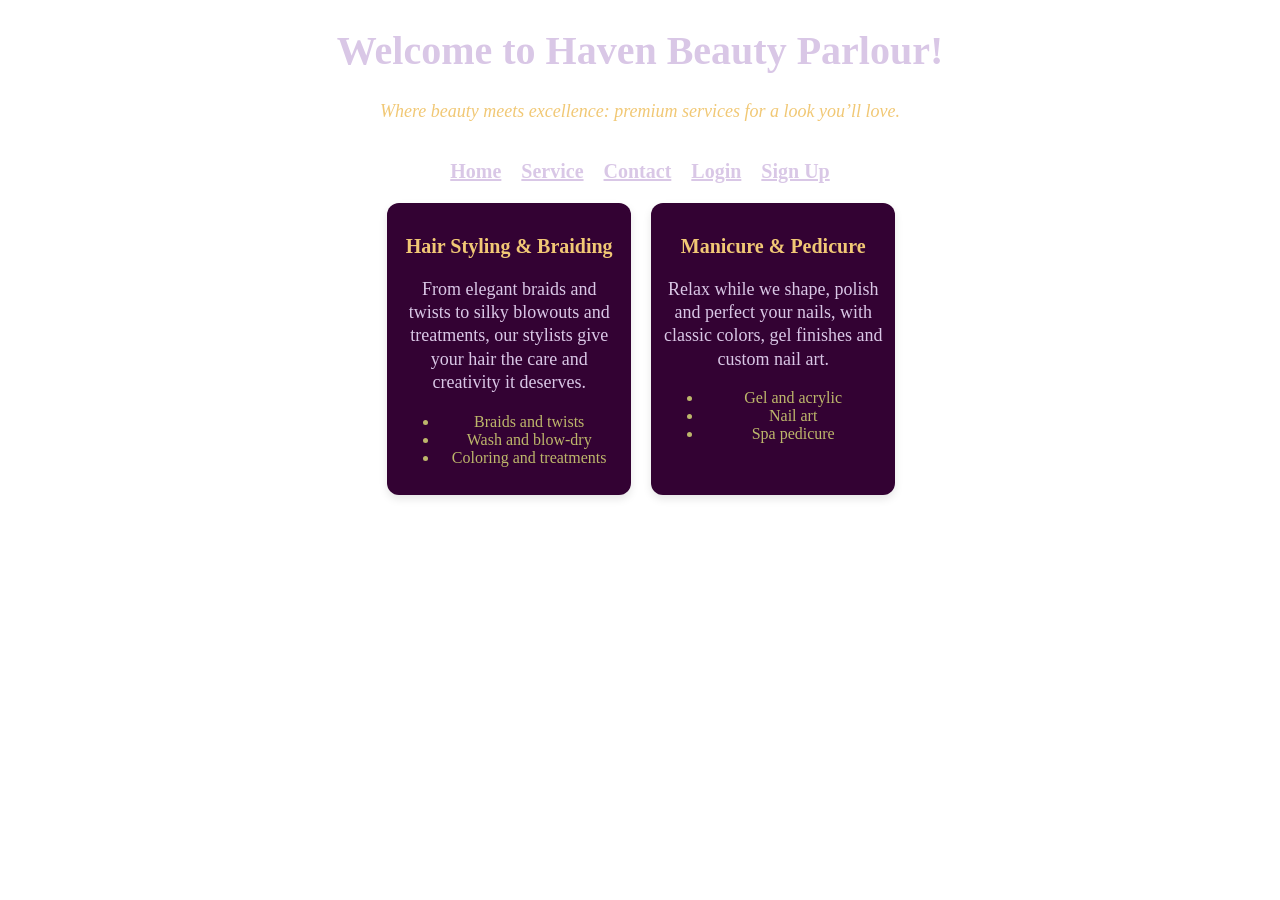
<file: index.html>
<!DOCTYPE html>
<html lang="en">
<head>
    <meta charset="UTF-8">
    <meta http-equiv="refresh" content="0; url=home.html">
    <title>Haven Beauty Parlour</title>
</head>
<body>
    <p>Redirecting to the homepage...</p>
</body>
</html>
</file>
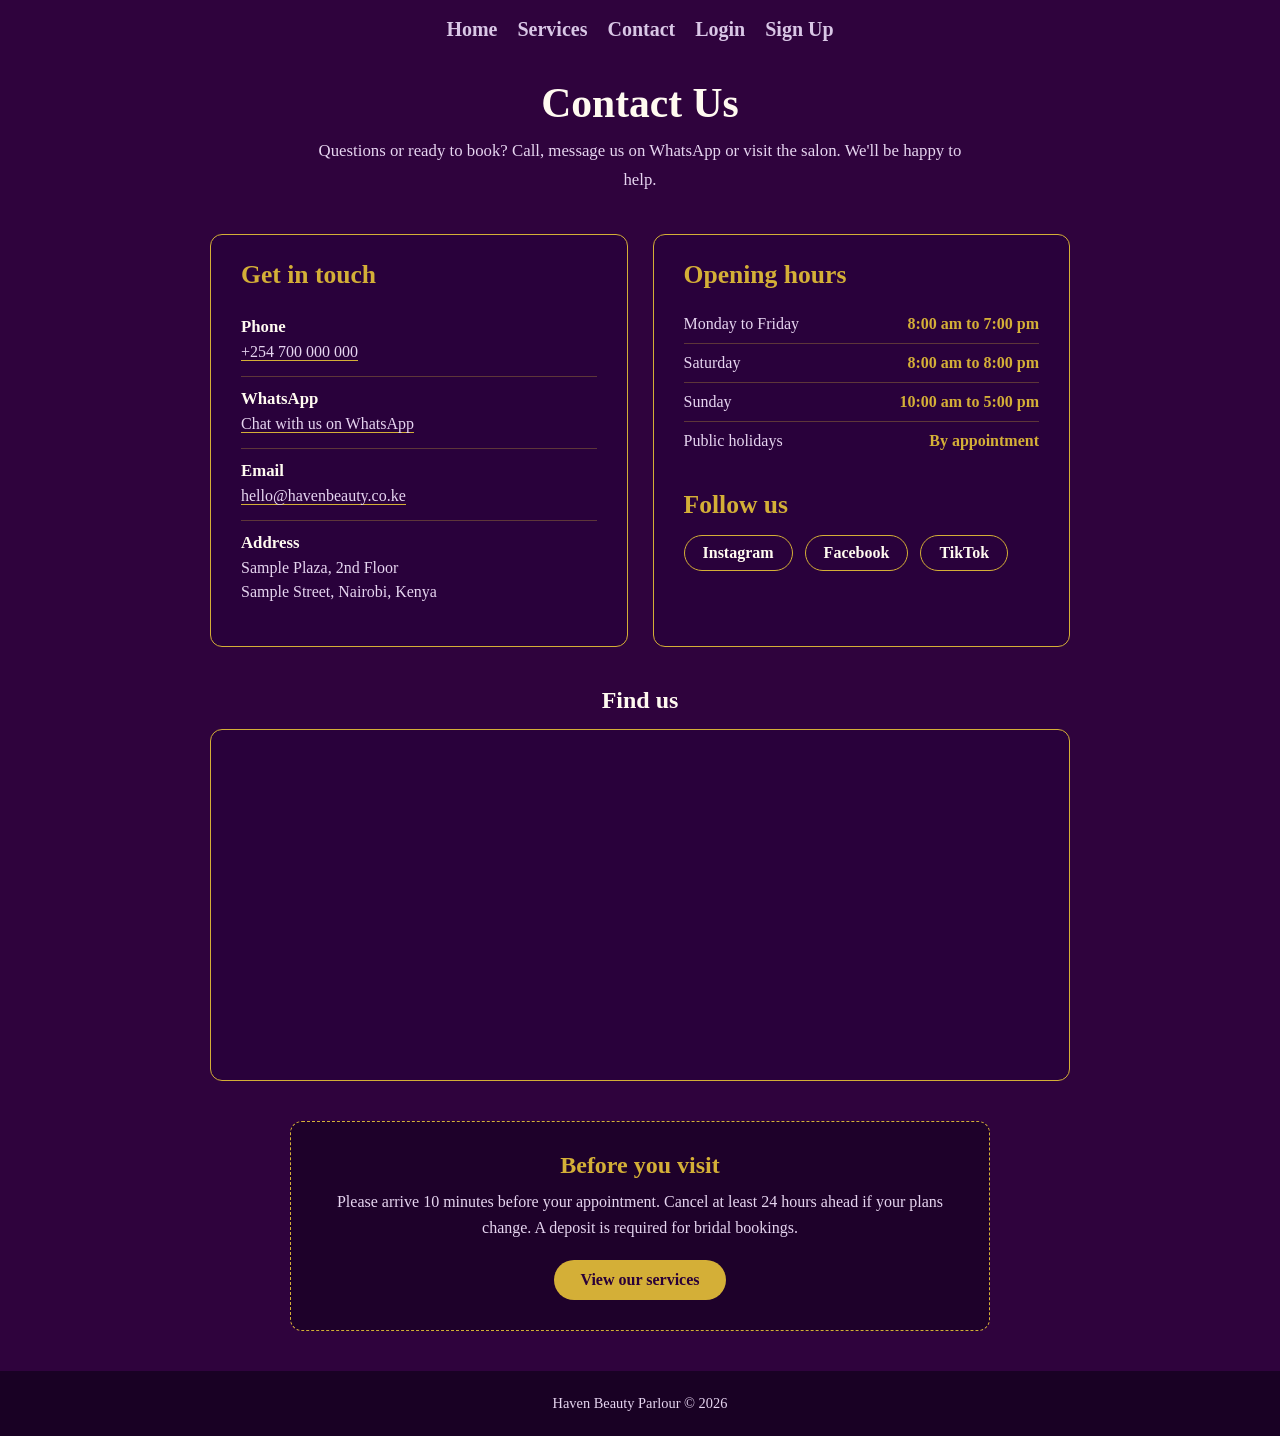
<file: contact.html>
<!doctype html>
<html lang="en">
  <head>
    <link
      rel="shortcut icon"
      href="task/images/contactimg.jpg"
      type="image/x-icon"
    />
    <meta charset="UTF-8" />
    <meta name="viewport" content="width=device-width, initial-scale=1.0" />
    <title>Contact | Haven Beauty Parlour</title>
    <link rel="stylesheet" href="task/css/services.css" />
    <link rel="stylesheet" href="task/css/contact.css" />
  </head>
  <body>
    <header>
      <nav class="nav-bar">
        <ul class="nav-links">
          <li><a href="home.html">Home</a></li>
          <li><a href="services.html">Services</a></li>
          <li><a href="contact.html">Contact</a></li>
          <li><a href="login.html">Login</a></li>
          <li><a href="signup.html">Sign Up</a></li>
        </ul>
      </nav>
    </header>

    <main>
      <section class="contact-intro">
        <h1>Contact Us</h1>
        <p>
          Questions or ready to book? Call, message us on WhatsApp or visit the
          salon. We'll be happy to help.
        </p>
      </section>

      <section class="contact-grid">
        <div class="contact-box">
          <h2>Get in touch</h2>
          <ul class="contact-list">
            <li>
              <h3>Phone</h3>
              <p><a href="tel:+254700000000">+254 700 000 000</a></p>
            </li>
            <li>
              <h3>WhatsApp</h3>
              <p>
                <a href="https://wa.me/254700000000"
                  >Chat with us on WhatsApp</a
                >
              </p>
            </li>
            <li>
              <h3>Email</h3>
              <p>
                <a href="mailto:hello@havenbeauty.co.ke"
                  >hello@havenbeauty.co.ke</a
                >
              </p>
            </li>
            <li>
              <h3>Address</h3>
              <p>Sample Plaza, 2nd Floor<br />Sample Street, Nairobi, Kenya</p>
            </li>
          </ul>
        </div>

        <div class="contact-box">
          <h2>Opening hours</h2>
          <ul class="hours-list">
            <li>
              <span>Monday to Friday</span><span>8:00 am to 7:00 pm</span>
            </li>
            <li><span>Saturday</span><span>8:00 am to 8:00 pm</span></li>
            <li><span>Sunday</span><span>10:00 am to 5:00 pm</span></li>
            <li><span>Public holidays</span><span>By appointment</span></li>
          </ul>

          <h2 class="social-title">Follow us</h2>
          <div class="social-links">
            <a href="#">Instagram</a>
            <a href="#">Facebook</a>
            <a href="#">TikTok</a>
          </div>
        </div>
      </section>

      <section class="map-section">
        <h2>Find us</h2>
        <div class="map">
          <iframe
            src="https://www.google.com/maps/embed?pb=!1m18!1m12!1m3!1d3988.8952746505547!2d36.8787799!3d-1.2324833!2m3!1f0!2f0!3f0!3m2!1i1024!2i768!4f13.1!3m3!1m2!1s0x182f15dd4e9edb19%3A0x8df004aaaf625f93!2sGarden%20City%20Mall!5e0!3m2!1sen!2ske!4v1792054237220!5m2!1sen!2ske"
            width="100%"
            height="450"
            style="border: 0"
            allowfullscreen=""
            loading="lazy"
            referrerpolicy="strict-origin-when-cross-origin"
          ></iframe>
        </div>
      </section>

      <section class="booking-notes">
        <h2>Before you visit</h2>
        <p>
          Please arrive 10 minutes before your appointment. Cancel at least 24
          hours ahead if your plans change. A deposit is required for bridal
          bookings.
        </p>
        <a href="services.html" class="contact-btn">View our services</a>
      </section>
    </main>

    <footer class="site-footer">
      <p>Haven Beauty Parlour &copy; 2026</p>
    </footer>
  </body>
</html>
</file>
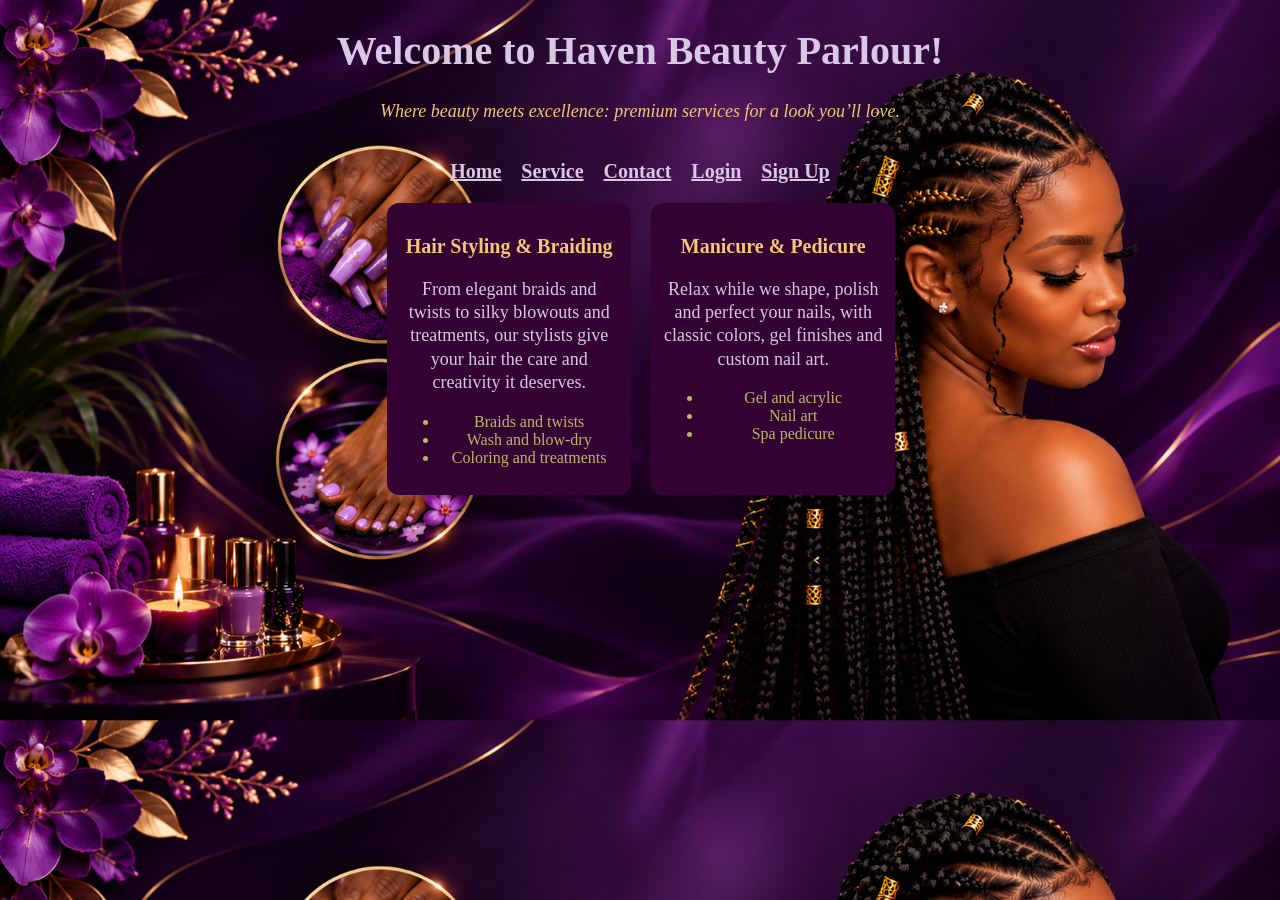
<file: home.html>
<!doctype html>
<html lang="en">
  <head>
    <link rel="stylesheet" href="task/css/home.css" />
    <link rel="shortcut icon" href="task/images/homeimg.jpg" type="image/x-icon">
    <meta charset="UTF-8" />
    <meta name="viewport" content="width=device-width, initial-scale=1.0" />
    <title>Home</title>
  </head>
  <body>
    <h1>Welcome to Haven Beauty Parlour!</h1>
    <p>
      <i
        >Where beauty meets excellence: premium services for a look you’ll
        love.</i
      >
    </p>
    <header>
      <nav class="nav-bar">
        <ul class="nav-links">
          <li><a href="home.html">Home</a></li>
          <li><a href="services.html">Service</a></li>
          <li><a href="contact.html">Contact</a></li>
          <li><a href="login.html">Login</a></li>
          <li><a href="signup.html">Sign Up</a></li>
        </ul>
      </nav>
    </header>
    <div class="cards">
      <div class="card">
        <h3>Hair Styling &amp; Braiding</h3>
        <p>
          From elegant braids and twists to silky blowouts and treatments, our
          stylists give your hair the care and creativity it deserves.
        </p>
        <ul>
          <li>Braids and twists</li>
          <li>Wash and blow-dry</li>
          <li>Coloring and treatments</li>
        </ul>
      </div>
      <div class="card">
        <h3>Manicure &amp; Pedicure</h3>
        <p>
          Relax while we shape, polish and perfect your nails, with classic
          colors, gel finishes and custom nail art.
        </p>
        <ul>
          <li>Gel and acrylic</li>
          <li>Nail art</li>
          <li>Spa pedicure</li>
        </ul>
      </div>
    </div>
  </body>
</html>
</file>
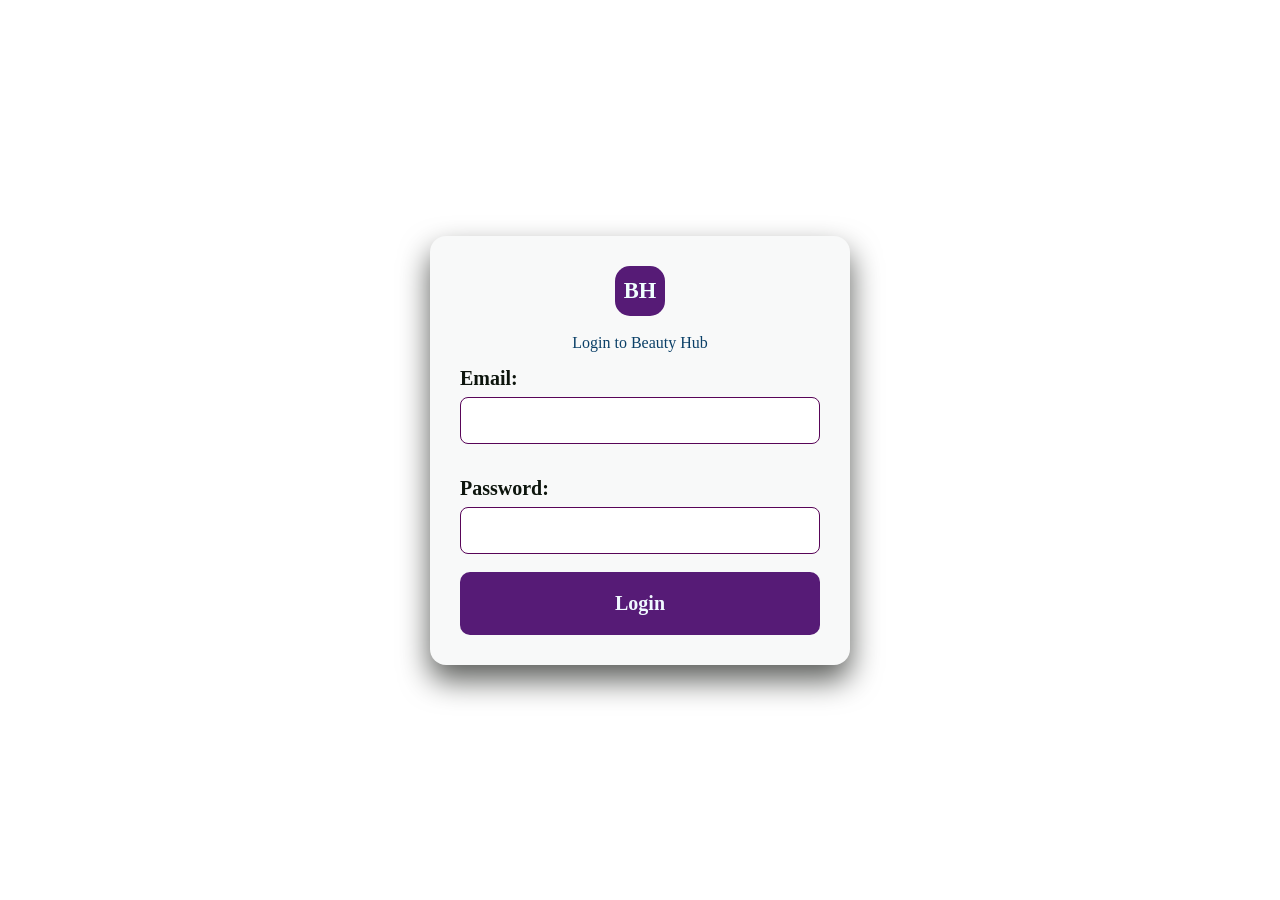
<file: login.html>
<!doctype html>
<html lang="en">
  <head>
    <link rel="stylesheet" href="task/css/style.css" />
    <meta charset="UTF-8" />
    <meta name="viewport" content="width=device-width, initial-scale=1.0" />
    <title>Login Page</title>
  </head>
  <body>
    <div class="container">
      <div class="logo"><h2>BH</h2></div>
      <p>Login to Beauty Hub</p>
      <form action="home.html" method="get">
        <div class="full-width">
          <label for="email">Email: </label>
          <input type="email" id="email" name="email" required />
        </div>
        <br />
        <div class="full-width">
          <label for="pass">Password: </label>
          <input type="password" id="pass" name="pass" required />
        </div>
        <br />
        <button type="submit">Login</button>
      </form>
    </div>
  </body>
</html>
</file>
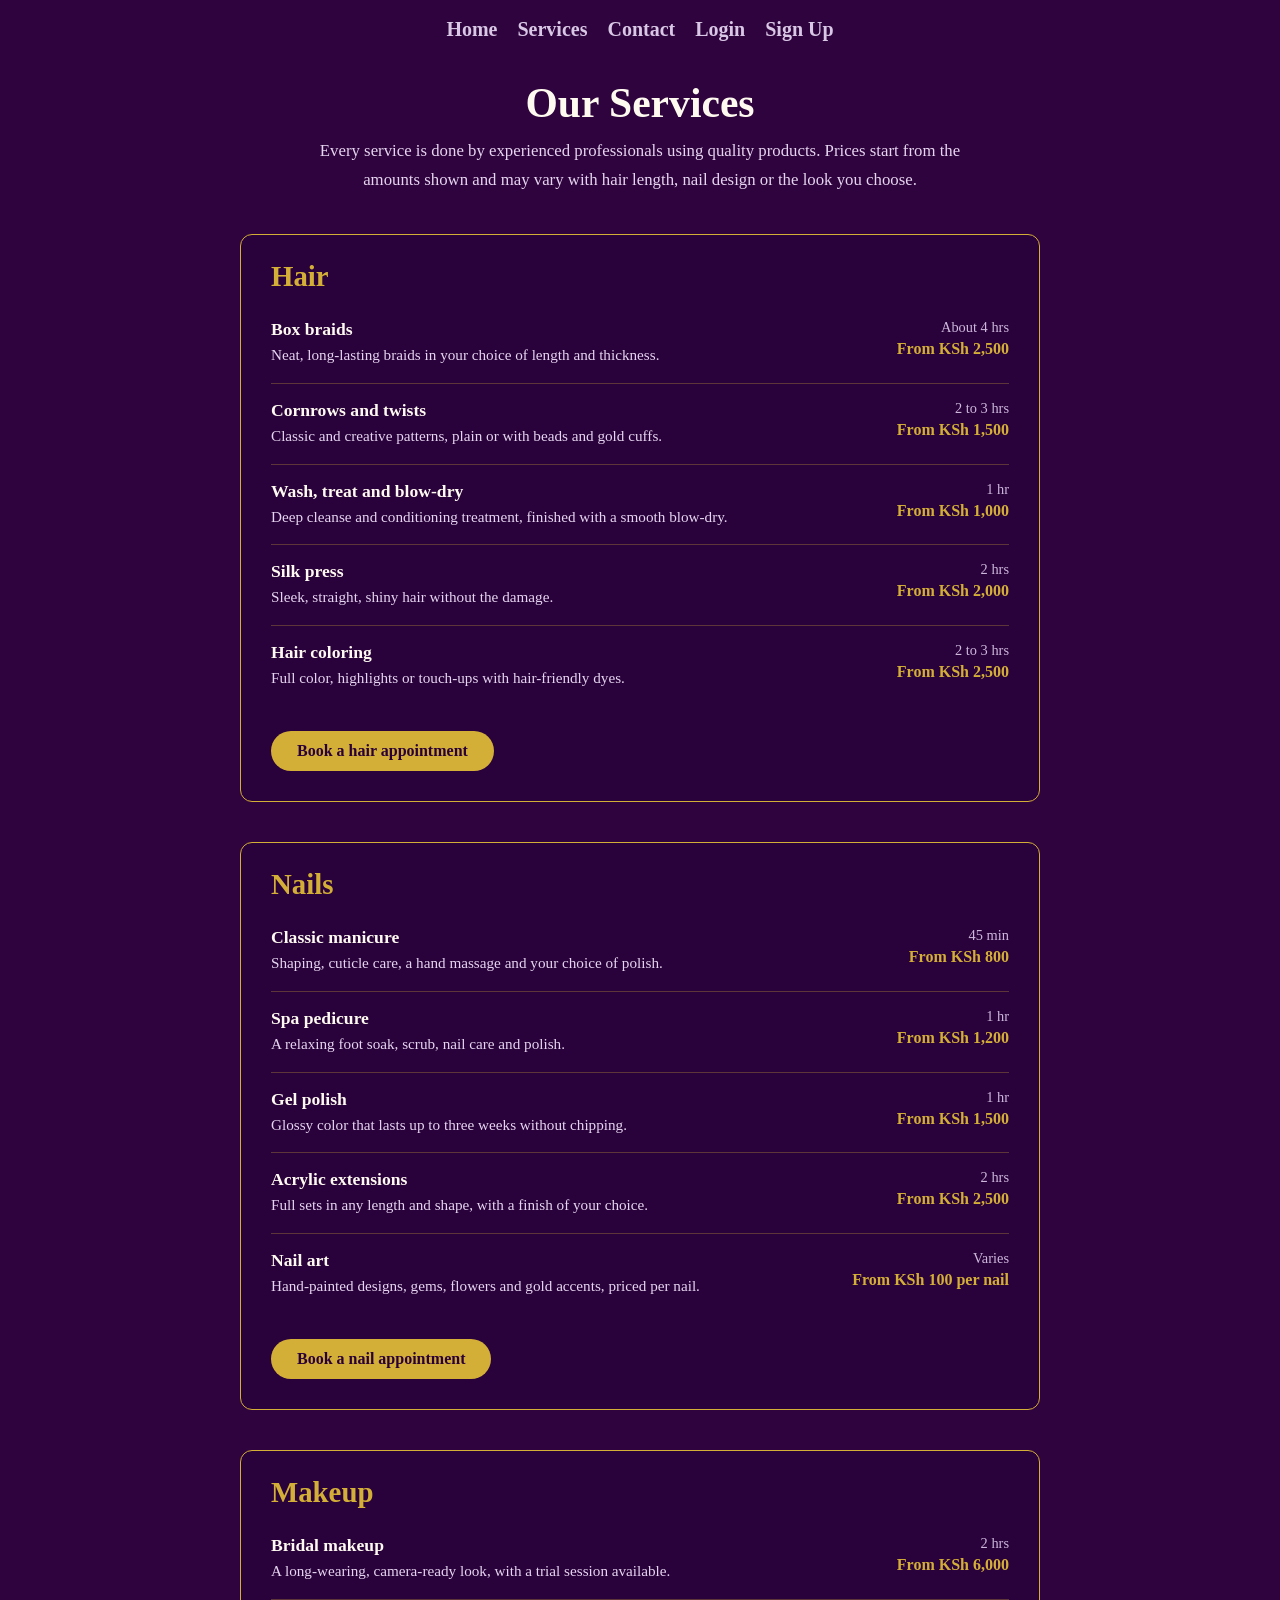
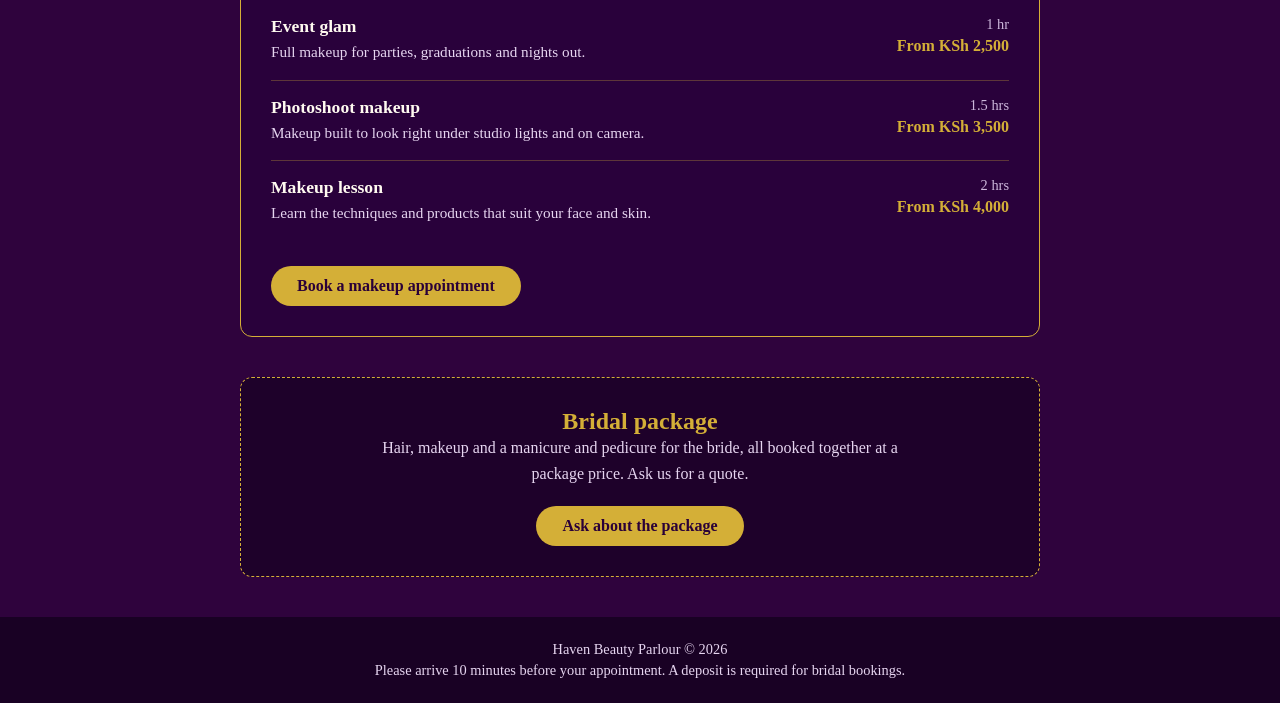
<file: services.html>
<!doctype html>
<html lang="en">
  <head>
    <link
      rel="shortcut icon"
      href="task/images/servicesimg.jpg"
      type="image/x-icon"
    />
    <meta charset="UTF-8" />
    <meta name="viewport" content="width=device-width, initial-scale=1.0" />
    <title>Services | Haven Beauty Parlour</title>
    <link rel="stylesheet" href="task/css/services.css" />
  </head>
  <body>
    <header>
      <nav class="nav-bar">
        <ul class="nav-links">
          <li><a href="home.html">Home</a></li>
          <li><a href="services.html">Services</a></li>
          <li><a href="contact.html">Contact</a></li>
          <li><a href="login.html">Login</a></li>
          <li><a href="signup.html">Sign Up</a></li>
        </ul>
      </nav>
    </header>

    <main>
      <section class="services-intro">
        <h1>Our Services</h1>
        <p>
          Every service is done by experienced professionals using quality
          products. Prices start from the amounts shown and may vary with hair
          length, nail design or the look you choose.
        </p>
      </section>

      <section class="menu" id="hair">
        <h2>Hair</h2>
        <ul class="menu-list">
          <li class="menu-item">
            <div class="menu-info">
              <h3>Box braids</h3>
              <p>
                Neat, long-lasting braids in your choice of length and
                thickness.
              </p>
            </div>
            <div class="menu-meta">
              <span class="time">About 4 hrs</span>
              <span class="price">From KSh 2,500</span>
            </div>
          </li>
          <li class="menu-item">
            <div class="menu-info">
              <h3>Cornrows and twists</h3>
              <p>
                Classic and creative patterns, plain or with beads and gold
                cuffs.
              </p>
            </div>
            <div class="menu-meta">
              <span class="time">2 to 3 hrs</span>
              <span class="price">From KSh 1,500</span>
            </div>
          </li>
          <li class="menu-item">
            <div class="menu-info">
              <h3>Wash, treat and blow-dry</h3>
              <p>
                Deep cleanse and conditioning treatment, finished with a smooth
                blow-dry.
              </p>
            </div>
            <div class="menu-meta">
              <span class="time">1 hr</span>
              <span class="price">From KSh 1,000</span>
            </div>
          </li>
          <li class="menu-item">
            <div class="menu-info">
              <h3>Silk press</h3>
              <p>Sleek, straight, shiny hair without the damage.</p>
            </div>
            <div class="menu-meta">
              <span class="time">2 hrs</span>
              <span class="price">From KSh 2,000</span>
            </div>
          </li>
          <li class="menu-item">
            <div class="menu-info">
              <h3>Hair coloring</h3>
              <p>
                Full color, highlights or touch-ups with hair-friendly dyes.
              </p>
            </div>
            <div class="menu-meta">
              <span class="time">2 to 3 hrs</span>
              <span class="price">From KSh 2,500</span>
            </div>
          </li>
        </ul>
        <a href="contact.html" class="book-btn">Book a hair appointment</a>
      </section>

      <section class="menu" id="nails">
        <h2>Nails</h2>
        <ul class="menu-list">
          <li class="menu-item">
            <div class="menu-info">
              <h3>Classic manicure</h3>
              <p>
                Shaping, cuticle care, a hand massage and your choice of polish.
              </p>
            </div>
            <div class="menu-meta">
              <span class="time">45 min</span>
              <span class="price">From KSh 800</span>
            </div>
          </li>
          <li class="menu-item">
            <div class="menu-info">
              <h3>Spa pedicure</h3>
              <p>A relaxing foot soak, scrub, nail care and polish.</p>
            </div>
            <div class="menu-meta">
              <span class="time">1 hr</span>
              <span class="price">From KSh 1,200</span>
            </div>
          </li>
          <li class="menu-item">
            <div class="menu-info">
              <h3>Gel polish</h3>
              <p>Glossy color that lasts up to three weeks without chipping.</p>
            </div>
            <div class="menu-meta">
              <span class="time">1 hr</span>
              <span class="price">From KSh 1,500</span>
            </div>
          </li>
          <li class="menu-item">
            <div class="menu-info">
              <h3>Acrylic extensions</h3>
              <p>
                Full sets in any length and shape, with a finish of your choice.
              </p>
            </div>
            <div class="menu-meta">
              <span class="time">2 hrs</span>
              <span class="price">From KSh 2,500</span>
            </div>
          </li>
          <li class="menu-item">
            <div class="menu-info">
              <h3>Nail art</h3>
              <p>
                Hand-painted designs, gems, flowers and gold accents, priced per
                nail.
              </p>
            </div>
            <div class="menu-meta">
              <span class="time">Varies</span>
              <span class="price">From KSh 100 per nail</span>
            </div>
          </li>
        </ul>
        <a href="contact.html" class="book-btn">Book a nail appointment</a>
      </section>

      <section class="menu" id="makeup">
        <h2>Makeup</h2>
        <ul class="menu-list">
          <li class="menu-item">
            <div class="menu-info">
              <h3>Bridal makeup</h3>
              <p>
                A long-wearing, camera-ready look, with a trial session
                available.
              </p>
            </div>
            <div class="menu-meta">
              <span class="time">2 hrs</span>
              <span class="price">From KSh 6,000</span>
            </div>
          </li>
          <li class="menu-item">
            <div class="menu-info">
              <h3>Event glam</h3>
              <p>Full makeup for parties, graduations and nights out.</p>
            </div>
            <div class="menu-meta">
              <span class="time">1 hr</span>
              <span class="price">From KSh 2,500</span>
            </div>
          </li>
          <li class="menu-item">
            <div class="menu-info">
              <h3>Photoshoot makeup</h3>
              <p>
                Makeup built to look right under studio lights and on camera.
              </p>
            </div>
            <div class="menu-meta">
              <span class="time">1.5 hrs</span>
              <span class="price">From KSh 3,500</span>
            </div>
          </li>
          <li class="menu-item">
            <div class="menu-info">
              <h3>Makeup lesson</h3>
              <p>
                Learn the techniques and products that suit your face and skin.
              </p>
            </div>
            <div class="menu-meta">
              <span class="time">2 hrs</span>
              <span class="price">From KSh 4,000</span>
            </div>
          </li>
        </ul>
        <a href="contact.html" class="book-btn">Book a makeup appointment</a>
      </section>

      <section class="offer">
        <h2>Bridal package</h2>
        <p>
          Hair, makeup and a manicure and pedicure for the bride, all booked
          together at a package price. Ask us for a quote.
        </p>
        <a href="contact.html" class="book-btn">Ask about the package</a>
      </section>
    </main>

    <footer class="site-footer">
      <p>Haven Beauty Parlour &copy; 2026</p>
      <p>
        Please arrive 10 minutes before your appointment. A deposit is required
        for bridal bookings.
      </p>
    </footer>
  </body>
</html>
</file>
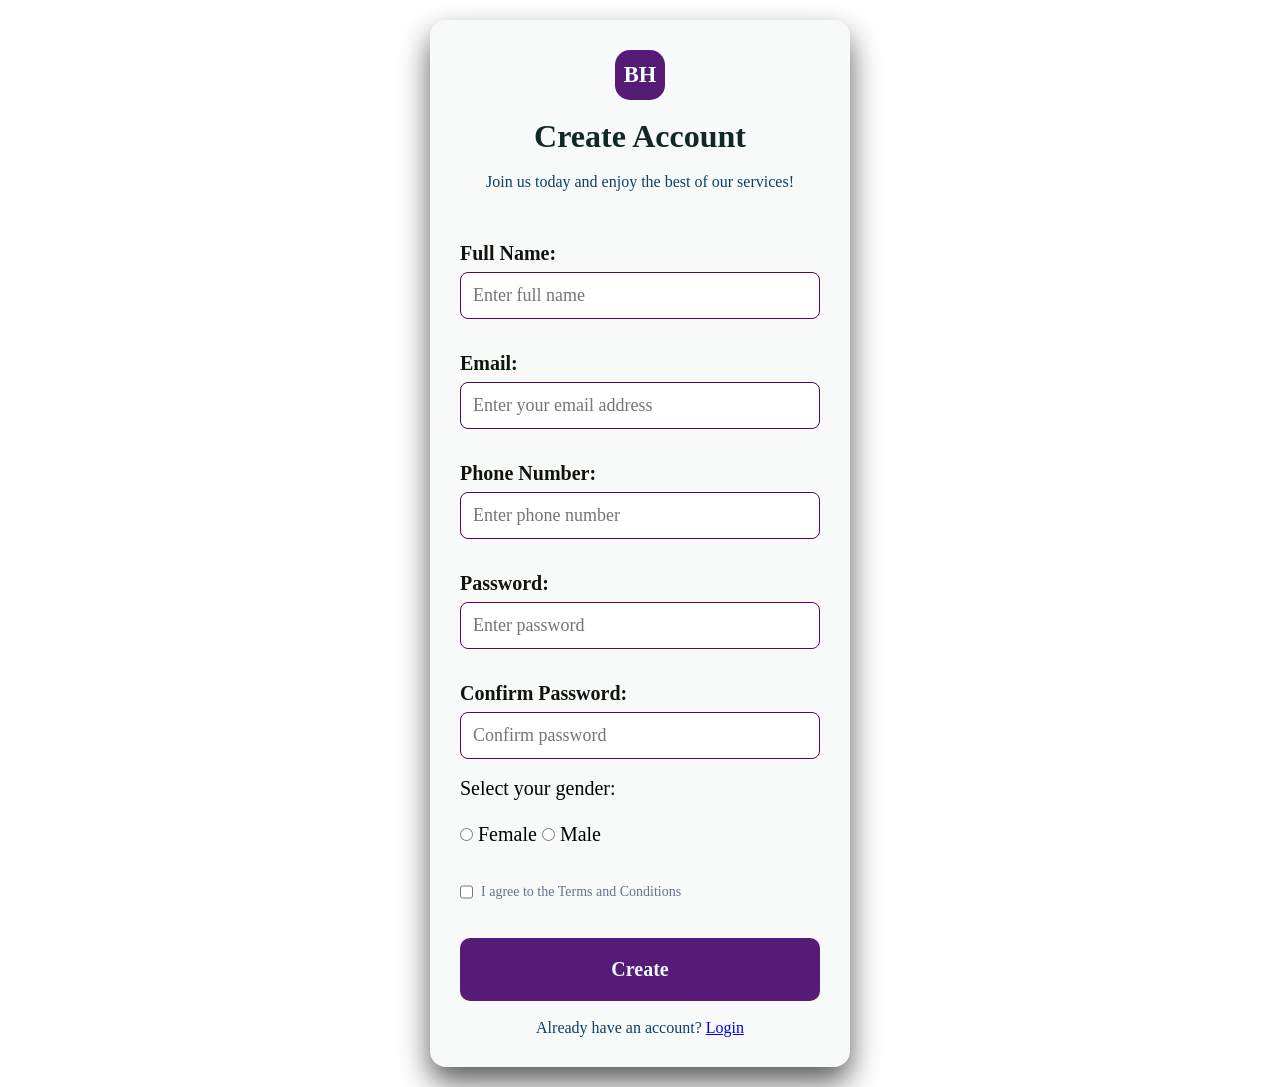
<file: signup.html>
<!doctype html>
<html lang="en">
  <head>
    <link rel="stylesheet" href="task/css/style.css" />
    <meta charset="UTF-8" />
    <meta name="viewport" content="width=device-width, initial-scale=1.0" />
    <title>Create Account</title>
  </head>
  <body>
    <div class="container">
      <div class="logo"><h2>BH</h2></div>
      <h1>Create Account</h1>
      <p>Join us today and enjoy the best of our services!</p>
      <br /><br />
      <form action="submit" method="post">
        <div class="full-width">
          <label for="fname">Full Name: </label>
          <input
            type="text"
            id="fname"
            name="fname"
            placeholder="Enter full name"
            required
          />
        </div>
        <br />
        <div class="full-width">
          <label for="email">Email: </label>
          <input
            type="email"
            id="fname"
            name="fname"
            placeholder="Enter your email address"
            required
          />
        </div>
        <br />
        <div class="full-width">
          <label for="No">Phone Number: </label>
          <input
            type="number"
            id="No"
            name="No"
            placeholder="Enter phone number"
            required
          />
        </div>
        <br />
        <div class="full-width">
          <label for="pass">Password: </label>
          <input
            type="password"
            id="pass"
            name="pass"
            placeholder="Enter password"
            required
          />
        </div>
        <br />
        <div class="full-width">
          <label for="pass"> Confirm Password: </label>
          <input
            type="password"
            id="confpass"
            name="confpass"
            placeholder="Confirm password"
            required
          />
        </div>
        <br />
        <div class="gender">
          <label>Select your gender: </label><br /><br />
          <input class="" type="radio" id="female" name="gender" />
          <label for="female">Female</label>
          <input type="radio" id="male" name="gender" />
          <label for="male">Male</label>
        </div>
        <br />
        <div class="terms">
          <input type="checkbox" id="TC" name="TC" />
          <label for="TC">I agree to the Terms and Conditions</label>
        </div>
        <br />
        <button type="submit">Create</button>
      </form>
      <p class="login">Already have an account? <a href="login.html">Login</a></p>
    </div>
  </body>
</html>
</file>
<file: task/css/services.css>
* {
  margin: 0;
  padding: 0;
  box-sizing: border-box;
  font-family: "Times New Roman", Times, serif;
}

body {
  min-height: 100vh;
  background-color: #2f033d;
  color: #e6d5f0;
}

.nav-bar {
  max-width: 1100px;
  margin: 0 auto;
  padding: 18px 20px;
  display: flex;
  justify-content: center;
  align-items: center;
  flex-wrap: wrap;
  gap: 15px;
}

.logo h2 {
  color: #fffaf0;
}

.nav-links {
  list-style: none;
  display: flex;
  justify-content: center;
  flex-wrap: wrap;
  gap: 20px;
  font-size: 20px;
}

.nav-links a {
  color: #d9c7e6;
  font-weight: bold;
  text-decoration: none;
  transition: color 0.3s;
}

.nav-links a:hover {
  color: #fffaf0;
}

.services-intro h1,
.services-intro p,
.site-footer p {
  text-align: center;
}

.services-intro h1 {
  color: #fffaf0;
}

.services-intro p,
.site-footer p {
  color: #e6d5f0;
}

.services-intro {
  max-width: 700px;
  margin: 20px auto 40px;
  padding: 0 20px;
}

.services-intro h1 {
  font-size: 2.6rem;
  margin-bottom: 10px;
}

.services-intro p {
  line-height: 1.7;
  font-size: 1.05rem;
}

.menu {
  max-width: 800px;
  margin: 0 auto 40px;
  padding: 25px 30px 30px;
  background-color: rgba(40, 0, 60, 0.78);
  border: 1px solid #d4af37;
  border-radius: 12px;
}

.menu h2 {
  color: #d4af37;
  font-size: 1.8rem;
  margin: 0 0 10px;
  text-align: left;
}

.menu-list {
  list-style: none;
  margin: 0 0 25px;
  padding: 0;
}

.menu-item {
  display: flex;
  justify-content: space-between;
  align-items: flex-start;
  gap: 20px;
  padding: 16px 0;
  border-bottom: 1px solid rgba(212, 175, 55, 0.3);
}

.menu-item:last-child {
  border-bottom: none;
}

.menu-info h3 {
  color: #fffaf0;
  margin: 0 0 4px;
  font-size: 1.1rem;
}

.menu-info p {
  color: #e6d5f0;
  text-align: left;
  margin: 0;
  line-height: 1.5;
  font-size: 0.95rem;
}

.menu-meta {
  flex-shrink: 0;
  display: flex;
  flex-direction: column;
  align-items: flex-end;
  gap: 4px;
  text-align: right;
}

.menu-meta .price {
  color: #d4af37;
  font-weight: bold;
}

.menu-meta .time {
  color: #cdb8dc;
  font-size: 0.9rem;
}

.book-btn {
  display: inline-block;
  background-color: #d4af37;
  color: #2a0038;
  padding: 11px 26px;
  border-radius: 25px;
  text-decoration: none;
  font-weight: bold;
  transition: background-color 0.3s, transform 0.2s;
}

.book-btn:hover {
  background-color: #f0cd5a;
  transform: translateY(-2px);
}

.book-btn:focus-visible {
  outline: 3px solid #fffaf0;
  outline-offset: 3px;
}

.offer {
  max-width: 800px;
  margin: 0 auto 40px;
  padding: 30px;
  text-align: center;
  border: 1px dashed #d4af37;
  border-radius: 12px;
  background-color: rgba(20, 0, 30, 0.6);
}

.offer h2 {
  color: #d4af37;
  margin-top: 0;
}

.offer p {
  max-width: 560px;
  margin: 0 auto 20px;
  line-height: 1.6;
}

.site-footer {
  padding: 20px;
  margin-top: 20px;
  background-color: rgba(20, 0, 30, 0.8);
}

.site-footer p {
  margin: 4px 0;
  font-size: 0.9rem;
}

@media (max-width: 600px) {
  .menu {
    margin-left: 15px;
    margin-right: 15px;
    padding: 20px;
  }

  .menu-item {
    flex-direction: column;
    gap: 8px;
  }

  .menu-meta {
    flex-direction: row;
    align-items: baseline;
    gap: 15px;
  }

  .services-intro h1 {
    font-size: 2rem;
  }
}
</file>
<file: task/css/contact.css>
.contact-intro {
  max-width: 700px;
  margin: 20px auto 40px;
  padding: 0 20px;
  text-align: center;
}

.contact-intro h1 {
  color: #fffaf0;
  font-size: 2.6rem;
  margin-bottom: 10px;
}

.contact-intro p {
  color: #e6d5f0;
  line-height: 1.7;
  font-size: 1.05rem;
}

.contact-grid {
  max-width: 900px;
  margin: 0 auto 40px;
  padding: 0 20px;
  display: grid;
  grid-template-columns: 1fr 1fr;
  gap: 25px;
}

.contact-box {
  padding: 25px 30px 30px;
  background-color: rgba(40, 0, 60, 0.78);
  border: 1px solid #d4af37;
  border-radius: 12px;
}

.contact-box h2 {
  color: #d4af37;
  font-size: 1.6rem;
  margin-bottom: 15px;
}

.contact-list {
  list-style: none;
}

.contact-list li {
  padding: 12px 0;
  border-bottom: 1px solid rgba(212, 175, 55, 0.3);
}

.contact-list li:last-child {
  border-bottom: none;
}

.contact-list h3 {
  color: #fffaf0;
  font-size: 1.05rem;
  margin-bottom: 3px;
}

.contact-list p {
  color: #e6d5f0;
  line-height: 1.5;
}

.contact-list a {
  color: #e6d5f0;
  text-decoration: none;
  border-bottom: 1px solid #d4af37;
  transition: color 0.3s;
}

.contact-list a:hover {
  color: #d4af37;
}

.hours-list {
  list-style: none;
}

.hours-list li {
  display: flex;
  justify-content: space-between;
  gap: 15px;
  padding: 10px 0;
  border-bottom: 1px solid rgba(212, 175, 55, 0.3);
  color: #e6d5f0;
}

.hours-list li:last-child {
  border-bottom: none;
}

.hours-list li span:last-child {
  color: #d4af37;
  font-weight: bold;
  text-align: right;
}

.social-title {
  margin-top: 30px;
}

.social-links {
  display: flex;
  flex-wrap: wrap;
  gap: 12px;
}

.social-links a {
  color: #fffaf0;
  text-decoration: none;
  font-weight: bold;
  padding: 8px 18px;
  border: 1px solid #d4af37;
  border-radius: 20px;
  transition: background-color 0.3s, color 0.3s;
}

.social-links a:hover {
  background-color: #d4af37;
  color: #2a0038;
}

.map-section {
  max-width: 900px;
  margin: 0 auto 40px;
  padding: 0 20px;
}

.map-section h2 {
  color: #fffaf0;
  text-align: center;
  margin-bottom: 15px;
}

.map {
  min-height: 300px;
  border: 1px solid #d4af37;
  border-radius: 12px;
  overflow: hidden;
  background-color: rgba(40, 0, 60, 0.78);
}

.map iframe {
  display: block;
  width: 100%;
  height: 350px;
  border: 0;
}

.booking-notes {
  max-width: 700px;
  margin: 0 auto 40px;
  padding: 30px;
  text-align: center;
  border: 1px dashed #d4af37;
  border-radius: 12px;
  background-color: rgba(20, 0, 30, 0.6);
}

.booking-notes h2 {
  color: #d4af37;
  margin-bottom: 10px;
}

.booking-notes p {
  color: #e6d5f0;
  line-height: 1.6;
  margin-bottom: 20px;
}

.contact-btn {
  display: inline-block;
  background-color: #d4af37;
  color: #2a0038;
  padding: 11px 26px;
  border-radius: 25px;
  text-decoration: none;
  font-weight: bold;
  transition: background-color 0.3s, transform 0.2s;
}

.contact-btn:hover {
  background-color: #f0cd5a;
  transform: translateY(-2px);
}

@media (max-width: 700px) {
  .contact-grid {
    grid-template-columns: 1fr;
  }

  .contact-intro h1 {
    font-size: 2rem;
  }

  .hours-list li {
    flex-direction: column;
    gap: 2px;
  }

  .hours-list li span:last-child {
    text-align: left;
  }
}
</file>
<file: task/css/home.css>
body {
  background-image: url(../images/background.png);
  background-position: fixed;
  background-size: cover;
}
h1 {
  color: #d9c7e6;
  text-align: center;
  font-size: 40px;
}
p {
  color: #f1c875;
  text-align: center;
  text-decoration: wavy;
  font-size: 18px;
}
.nav-bar {
  max-width: 1100px;
  margin: 0 auto;
  padding: 18 20px;
  display: flex;
  flex-direction: row;
  justify-content: center;
  align-items: center;
  flex-wrap: wrap;
  gap: 15px;
}
.nav-links {
  justify-content: center;
  list-style-type: none;
  display: flex;
  padding: 0;
  gap: 20px;
  flex-wrap: wrap;
  font-size: 20px;
}
.nav-links a {
  color: #d9c7e6;
  font-weight: bold;
  transition: 0.3s;
}
.nav-links a:hover {
  color: #fffaf0;
}
.cards {
  width: 60%;
  margin-left: 30%;
  display: flex;
  gap: 20px;
  justify-content: safe;
}
.card {
  background-color: rgb(51, 2, 51);
  padding: 12px;
  width: 220px;
  border-radius: 12px;
  box-shadow: 0px 4px 8px rgba(0, 0, 0, 0.1);
  transition: transform 0.2s;
  text-align: center;
}
.card h3 {
  font-size: 20px;
  color: #f1c875;
}
.card p {
  line-height: 1.3;
  color: #d9c7e6;
}
.card:hover {
  transform: translateY(-5px);
  box-shadow: 0 8px 20px #f0cc82;
}
.card ul {
  color: darkkhaki;
}
@media (max-width: 480px) {
  .container {
    padding: 24px 18px;
  }
}
</file>
<file: task/css/style.css>
* {
  margin: 0;
  padding: 0;
  box-sizing: border-box;
  font-family: "Times New Roman", Times, serif;
}
body {
  min-height: 100vh;
  display: grid;
  place-items: center;
  padding: 20px;
  background: linear-gradient(135deg, #2d153d);
}
.container {
  width: 100%;
  max-width: 420px;
  padding: 30px;
  background: rgb(248, 249, 249);
  border-radius: 16px;
  box-shadow: 0 15px 30px #5b5d5a;
}
.logo {
  display: grid;
  place-items: center;
  width: 50px;
  color: azure;
  height: 50px;
  margin: 0 auto 15px;
  background-color: #561b76;
  border-radius: 15px;
  font-size: 15px;
  padding: 4px;
  margin-bottom: 18px;
}

h1 {
  color: rgb(19, 39, 39);
  text-align: center;
  margin-bottom: 10px;
}
p {
  font-family: "Times New Roman", Times, serif;
  color: rgb(11, 64, 104);
  text-align: center;
  margin-top: 18px;
}
.full-width {
  margin-top: 15px;
}
.full-width label {
  display: block;
  margin-bottom: 7px;
  font-size: 20px;
  font-weight: bold;
  color: rgb(13, 21, 13);
}
.full-width input {
  font-size: 18px;
  width: 100%;
  padding: 12px;
  border: 1px solid #580558;
  border-radius: 8px;
  outline: none;
  transition: 3s;
}
.full-width input:focus {
  border-color: darkseagreen;
  box-shadow: 0 0 0 3px rgb(138, 24, 148);
}
.gender {
  font-size: 20px;
  gap: 8px;
}
.terms {
  display: flex;
  gap: 8px;
  margin: 20px 0;
  color: #64748b;
  font-size: 14px;
}
button {
  width: 100%;
  padding: 20px;
  border: 0;
  border-radius: 10px;
  background: #561b76;
  color: aliceblue;
  font-size: 20px;
  font-weight: bold;
  cursor: pointer;
  transition: 0.3s;
}
</file>
